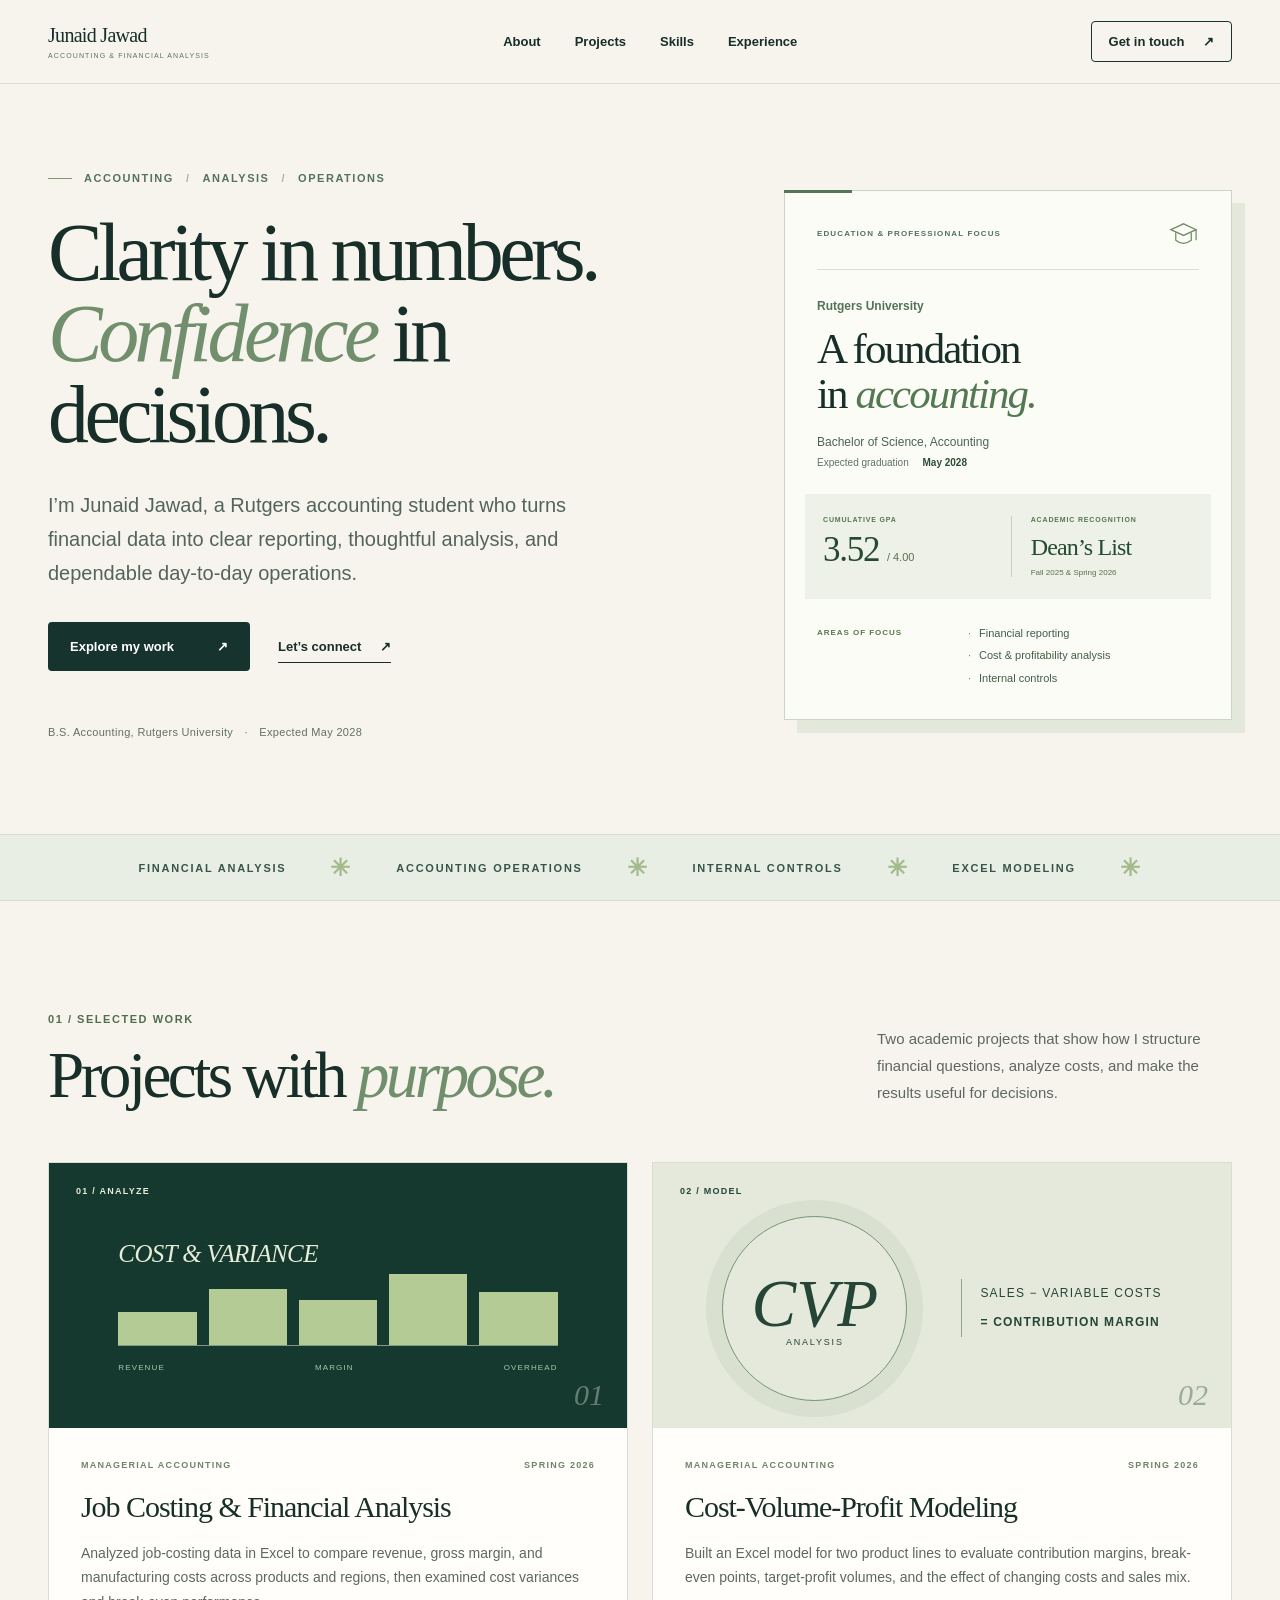
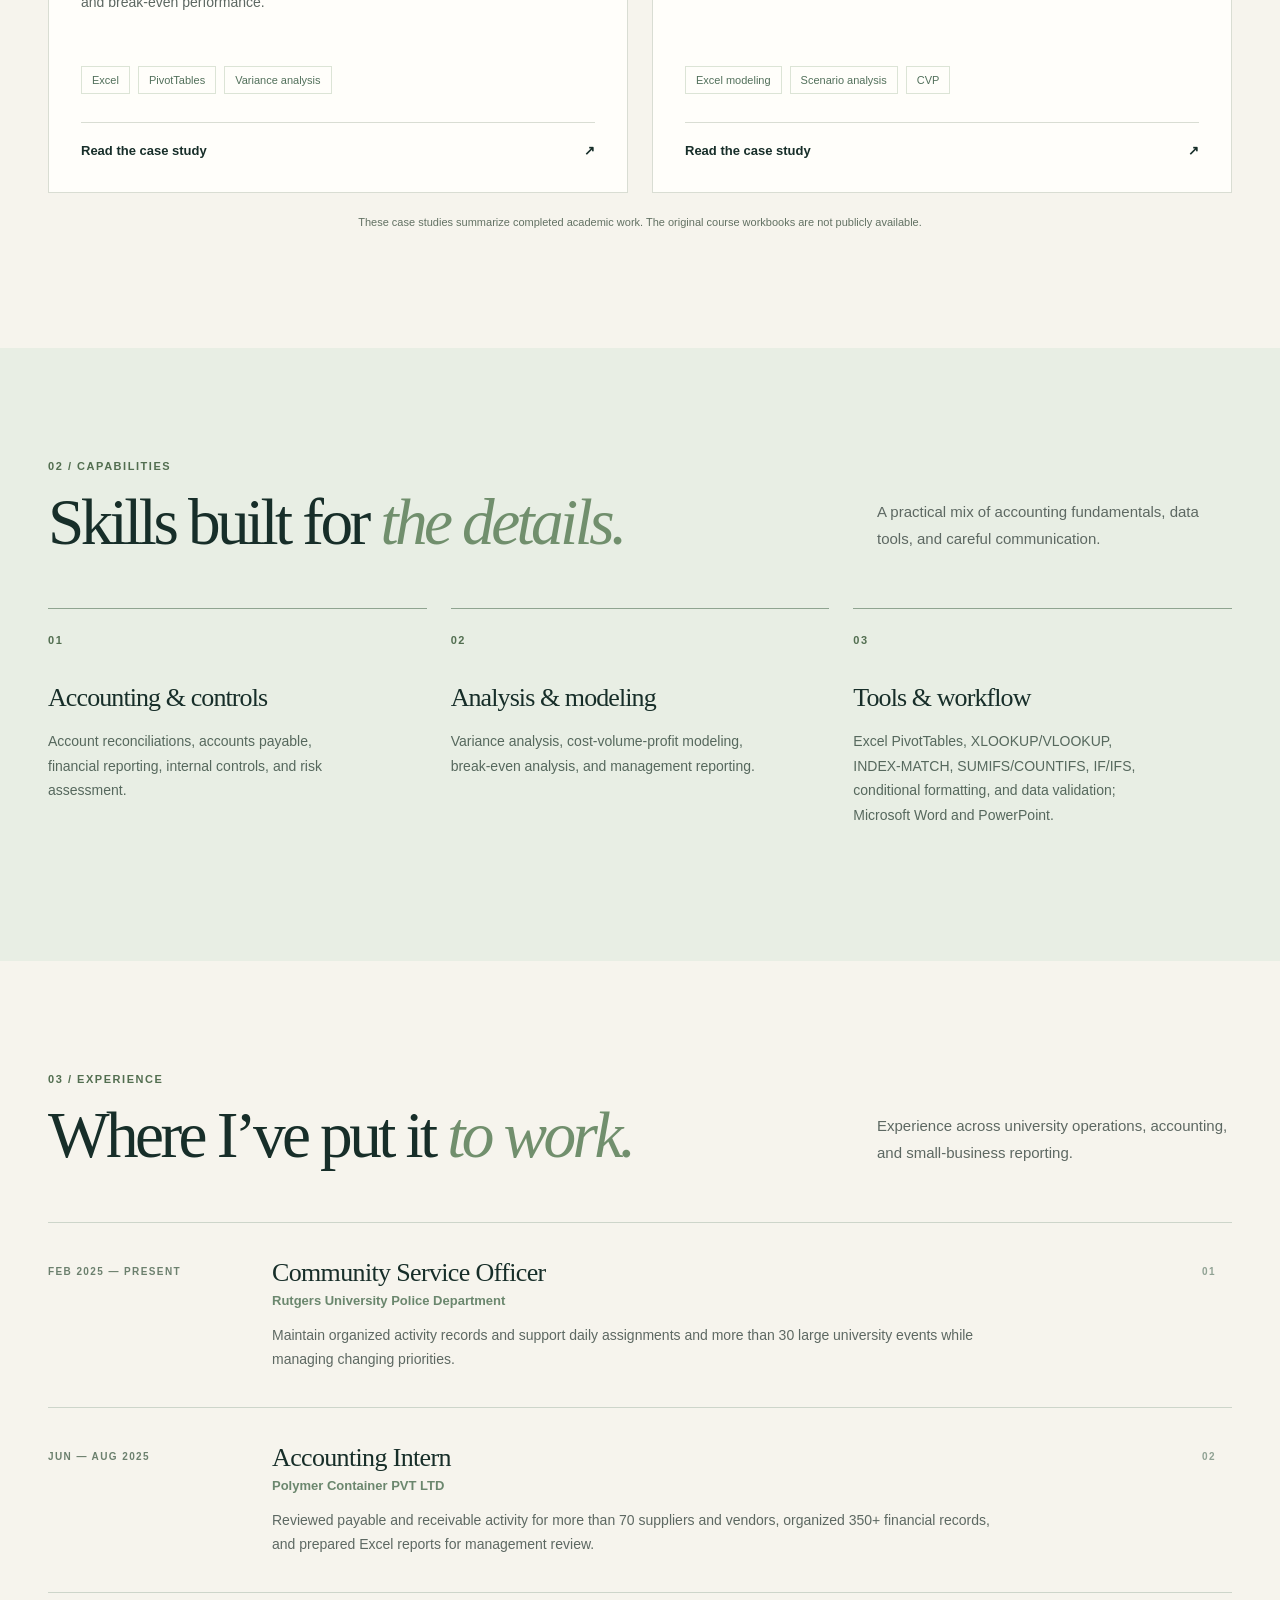
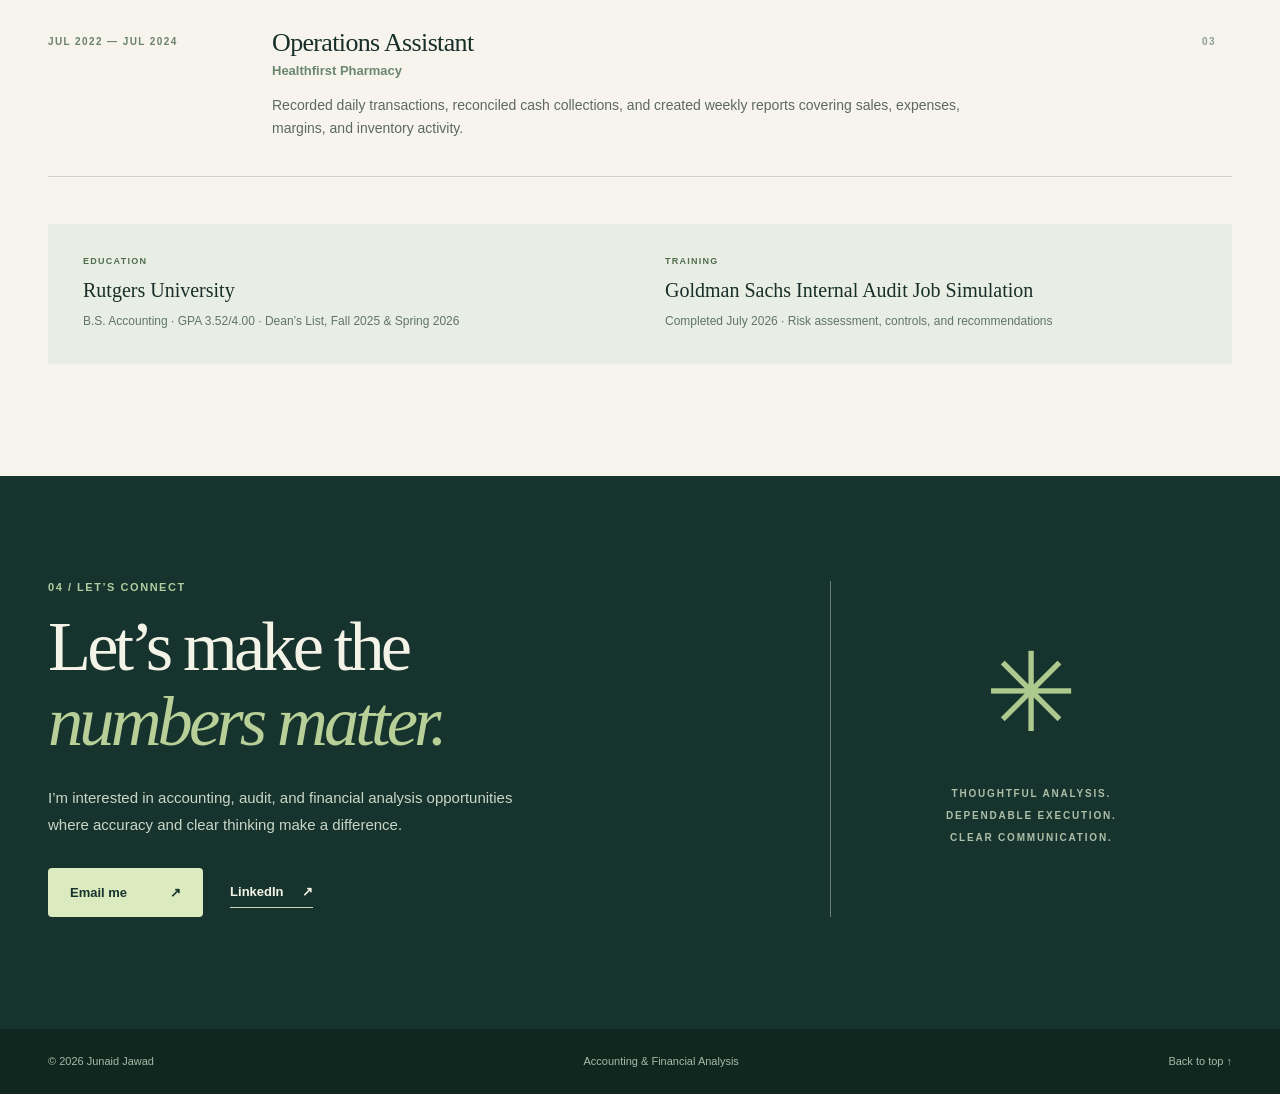
<file: index.html>
<!doctype html>
<html lang="en">
<head>
  <meta charset="utf-8">
  <meta name="viewport" content="width=device-width, initial-scale=1">
  <meta name="theme-color" content="#17332d">
  <meta name="description" content="Junaid Jawad is a Rutgers accounting student focused on financial analysis, clear reporting, and dependable operations.">
  <title>Junaid Jawad | Accounting & Financial Analysis</title>
  <link rel="icon" href="favicon.svg?v=ledger" type="image/svg+xml">
  <link rel="stylesheet" href="styles.css?v=profile">
</head>
<body>
  <a class="skip-link" href="#main">Skip to content</a>
  <header class="site-header">
    <nav class="nav wrap" aria-label="Main navigation">
      <a class="brand" href="./" aria-label="Junaid Jawad, home"><span class="brand-name">Junaid Jawad<span class="brand-role">ACCOUNTING &amp; FINANCIAL ANALYSIS</span></span></a>
      <div class="nav-links">
        <a href="#about">About</a>
        <a href="#projects">Projects</a>
        <a href="#skills">Skills</a>
        <a href="#experience">Experience</a>
      </div>
      <a class="nav-contact" href="mailto:junaid.jawad@rutgers.edu">Get in touch <span aria-hidden="true">↗</span></a>
    </nav>
  </header>

  <main id="main">
    <section class="hero wrap" id="about" aria-labelledby="hero-title">
      <div class="hero-copy">
        <p class="eyebrow"><span class="eyebrow-line"></span> ACCOUNTING <span class="bullet">/</span> ANALYSIS <span class="bullet">/</span> OPERATIONS</p>
        <h1 id="hero-title">Clarity in numbers.<br><em>Confidence</em> in decisions.</h1>
        <p class="statement">I’m Junaid Jawad, a Rutgers accounting student who turns financial data into clear reporting, thoughtful analysis, and dependable day-to-day operations.</p>
        <div class="hero-actions">
          <a class="button button-primary" href="#projects">Explore my work <span aria-hidden="true">↗</span></a>
          <a class="text-link" href="mailto:junaid.jawad@rutgers.edu">Let’s connect <span aria-hidden="true">↗</span></a>
        </div>
        <p class="hero-meta">B.S. Accounting, Rutgers University <span aria-hidden="true">·</span> Expected May 2028</p>
      </div>
      <aside class="profile-brief" aria-labelledby="profile-heading">
        <div class="brief-top"><span>EDUCATION &amp; PROFESSIONAL FOCUS</span><svg width="31" height="31" viewBox="0 0 32 32" fill="none" aria-hidden="true"><path d="m3 12 13-6 13 6-13 6-13-6Z" stroke="currentColor" stroke-width="1.3"/><path d="M8 15v8c5 4 11 4 16 0v-8M29 12v11" stroke="currentColor" stroke-width="1.3"/></svg></div>
        <div class="brief-education">
          <p class="brief-university">Rutgers University</p>
          <h2 id="profile-heading">A foundation<br>in <em>accounting.</em></h2>
          <p class="brief-degree">Bachelor of Science, Accounting</p>
          <p class="brief-graduation">Expected graduation <span>May 2028</span></p>
        </div>
        <dl class="brief-credentials">
          <div><dt>CUMULATIVE GPA</dt><dd>3.52 <span>/ 4.00</span></dd></div>
          <div><dt>ACADEMIC RECOGNITION</dt><dd class="brief-honors">Dean’s List</dd><p>Fall 2025 &amp; Spring 2026</p></div>
        </dl>
        <div class="brief-focus"><p>AREAS OF FOCUS</p><ul><li>Financial reporting</li><li>Cost &amp; profitability analysis</li><li>Internal controls</li></ul></div>
      </aside>
    </section>

    <div class="marquee" aria-hidden="true"><div class="marquee-inner"><span>FINANCIAL ANALYSIS</span><i>✳</i><span>ACCOUNTING OPERATIONS</span><i>✳</i><span>INTERNAL CONTROLS</span><i>✳</i><span>EXCEL MODELING</span><i>✳</i></div></div>

    <section class="section wrap" id="projects" aria-labelledby="projects-title">
      <div class="section-intro"><div><p class="section-kicker">01 / SELECTED WORK</p><h2 id="projects-title">Projects with <em>purpose.</em></h2></div><p class="section-description">Two academic projects that show how I structure financial questions, analyze costs, and make the results useful for decisions.</p></div>
      <div class="project-grid">
        <article class="project-card project-card-dark">
          <div class="project-visual visual-analysis" aria-hidden="true"><div class="visual-label">01 / ANALYZE</div><div class="analysis-lines"><div class="analysis-title">COST &amp; VARIANCE</div><div class="analysis-bars"><span></span><span></span><span></span><span></span><span></span></div><div class="analysis-axis"><span>REVENUE</span><span>MARGIN</span><span>OVERHEAD</span></div></div><div class="visual-number">01</div></div>
          <div class="project-body"><p class="project-meta">MANAGERIAL ACCOUNTING <span>SPRING 2026</span></p><h3>Job Costing &amp; Financial Analysis</h3><p>Analyzed job-costing data in Excel to compare revenue, gross margin, and manufacturing costs across products and regions, then examined cost variances and break-even performance.</p><div class="tag-row"><span>Excel</span><span>PivotTables</span><span>Variance analysis</span></div><a class="project-link" href="job-costing.html">Read the case study <span aria-hidden="true">↗</span></a></div>
        </article>
        <article class="project-card project-card-light">
          <div class="project-visual visual-cvp" aria-hidden="true"><div class="visual-label">02 / MODEL</div><div class="cvp-diagram"><div class="cvp-circle"><span>CVP</span><small>ANALYSIS</small></div><div class="cvp-formula">SALES − VARIABLE COSTS<br><span>= CONTRIBUTION MARGIN</span></div></div><div class="visual-number">02</div></div>
          <div class="project-body"><p class="project-meta">MANAGERIAL ACCOUNTING <span>SPRING 2026</span></p><h3>Cost-Volume-Profit Modeling</h3><p>Built an Excel model for two product lines to evaluate contribution margins, break-even points, target-profit volumes, and the effect of changing costs and sales mix.</p><div class="tag-row"><span>Excel modeling</span><span>Scenario analysis</span><span>CVP</span></div><a class="project-link" href="cvp-analysis.html">Read the case study <span aria-hidden="true">↗</span></a></div>
        </article>
      </div>
      <p class="project-note">These case studies summarize completed academic work. The original course workbooks are not publicly available.</p>
    </section>

    <section class="skills-section" id="skills" aria-labelledby="skills-title"><div class="wrap"><div class="section-intro"><div><p class="section-kicker">02 / CAPABILITIES</p><h2 id="skills-title">Skills built for <em>the details.</em></h2></div><p class="section-description">A practical mix of accounting fundamentals, data tools, and careful communication.</p></div><div class="skills-grid"><div class="skill-group"><span class="skill-num">01</span><h3>Accounting &amp; controls</h3><p>Account reconciliations, accounts payable, financial reporting, internal controls, and risk assessment.</p></div><div class="skill-group"><span class="skill-num">02</span><h3>Analysis &amp; modeling</h3><p>Variance analysis, cost-volume-profit modeling, break-even analysis, and management reporting.</p></div><div class="skill-group"><span class="skill-num">03</span><h3>Tools &amp; workflow</h3><p>Excel PivotTables, XLOOKUP/VLOOKUP, INDEX-MATCH, SUMIFS/COUNTIFS, IF/IFS, conditional formatting, and data validation; Microsoft Word and PowerPoint.</p></div></div></div></section>

    <section class="section experience-section wrap" id="experience" aria-labelledby="experience-title"><div class="section-intro"><div><p class="section-kicker">03 / EXPERIENCE</p><h2 id="experience-title">Where I’ve put it <em>to work.</em></h2></div><p class="section-description">Experience across university operations, accounting, and small-business reporting.</p></div><div class="experience-list"><article class="experience-row"><div class="experience-date">FEB 2025 — PRESENT</div><div><h3>Community Service Officer</h3><p class="experience-place">Rutgers University Police Department</p><p>Maintain organized activity records and support daily assignments and more than 30 large university events while managing changing priorities.</p></div><span class="experience-index">01</span></article><article class="experience-row"><div class="experience-date">JUN — AUG 2025</div><div><h3>Accounting Intern</h3><p class="experience-place">Polymer Container PVT LTD</p><p>Reviewed payable and receivable activity for more than 70 suppliers and vendors, organized 350+ financial records, and prepared Excel reports for management review.</p></div><span class="experience-index">02</span></article><article class="experience-row"><div class="experience-date">JUL 2022 — JUL 2024</div><div><h3>Operations Assistant</h3><p class="experience-place">Healthfirst Pharmacy</p><p>Recorded daily transactions, reconciled cash collections, and created weekly reports covering sales, expenses, margins, and inventory activity.</p></div><span class="experience-index">03</span></article></div><div class="education-strip"><div><span class="strip-label">EDUCATION</span><strong>Rutgers University</strong><p>B.S. Accounting · GPA 3.52/4.00 · Dean’s List, Fall 2025 &amp; Spring 2026</p></div><div><span class="strip-label">TRAINING</span><strong>Goldman Sachs Internal Audit Job Simulation</strong><p>Completed July 2026 · Risk assessment, controls, and recommendations</p></div></div></section>

    <section class="contact-section" id="contact" aria-labelledby="contact-title"><div class="wrap contact-layout"><div><p class="section-kicker">04 / LET’S CONNECT</p><h2 id="contact-title">Let’s make the<br><em>numbers matter.</em></h2><p>I’m interested in accounting, audit, and financial analysis opportunities where accuracy and clear thinking make a difference.</p><div class="contact-actions"><a class="button button-light" href="mailto:junaid.jawad@rutgers.edu">Email me <span aria-hidden="true">↗</span></a><a class="contact-link" href="https://www.linkedin.com/in/muhammad-junaid-jawad/" target="_blank" rel="noopener noreferrer">LinkedIn <span aria-hidden="true">↗</span></a></div></div><div class="contact-aside"><span class="contact-glyph" aria-hidden="true">✳</span><p>THOUGHTFUL ANALYSIS.<br>DEPENDABLE EXECUTION.<br>CLEAR COMMUNICATION.</p></div></div></section>
  </main>
  <footer class="site-footer"><div class="wrap footer-inner"><span>© 2026 Junaid Jawad</span><span>Accounting &amp; Financial Analysis</span><a href="#main">Back to top ↑</a></div></footer>
</body>
</html>
</file>
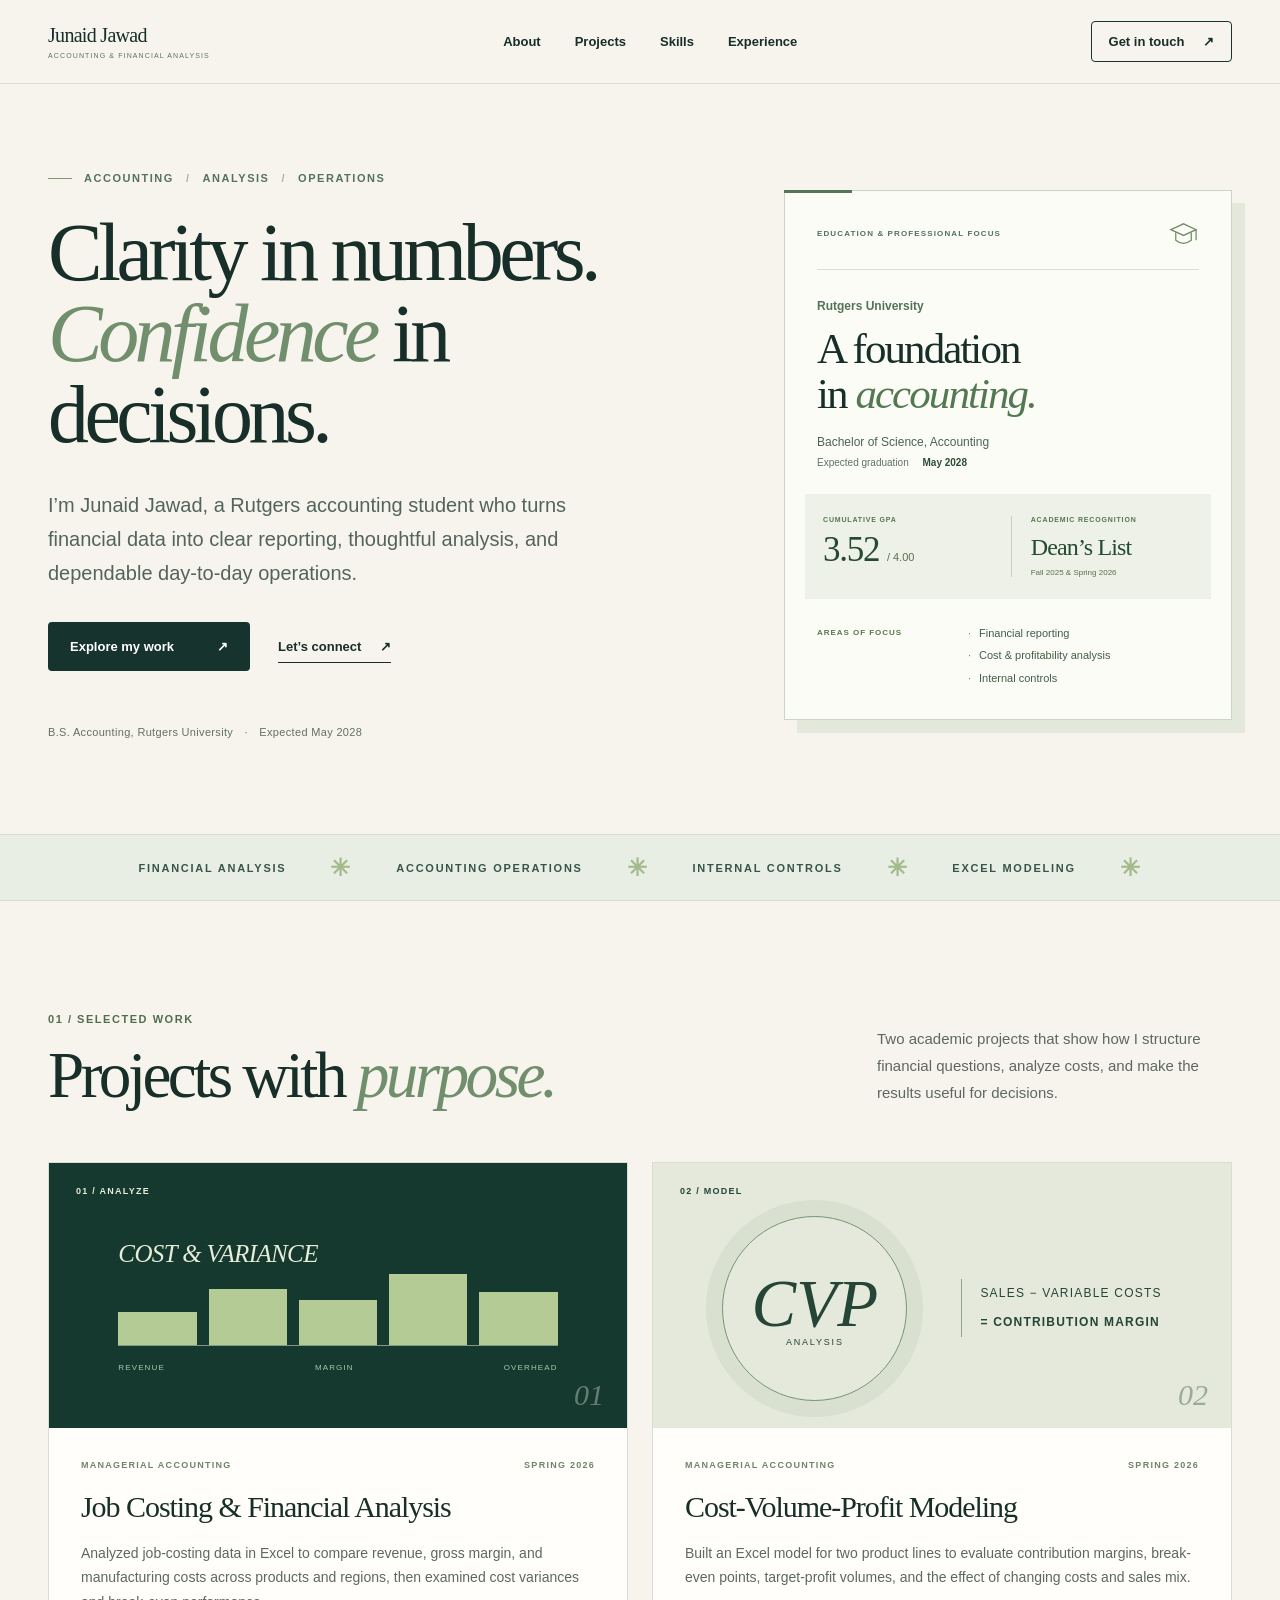
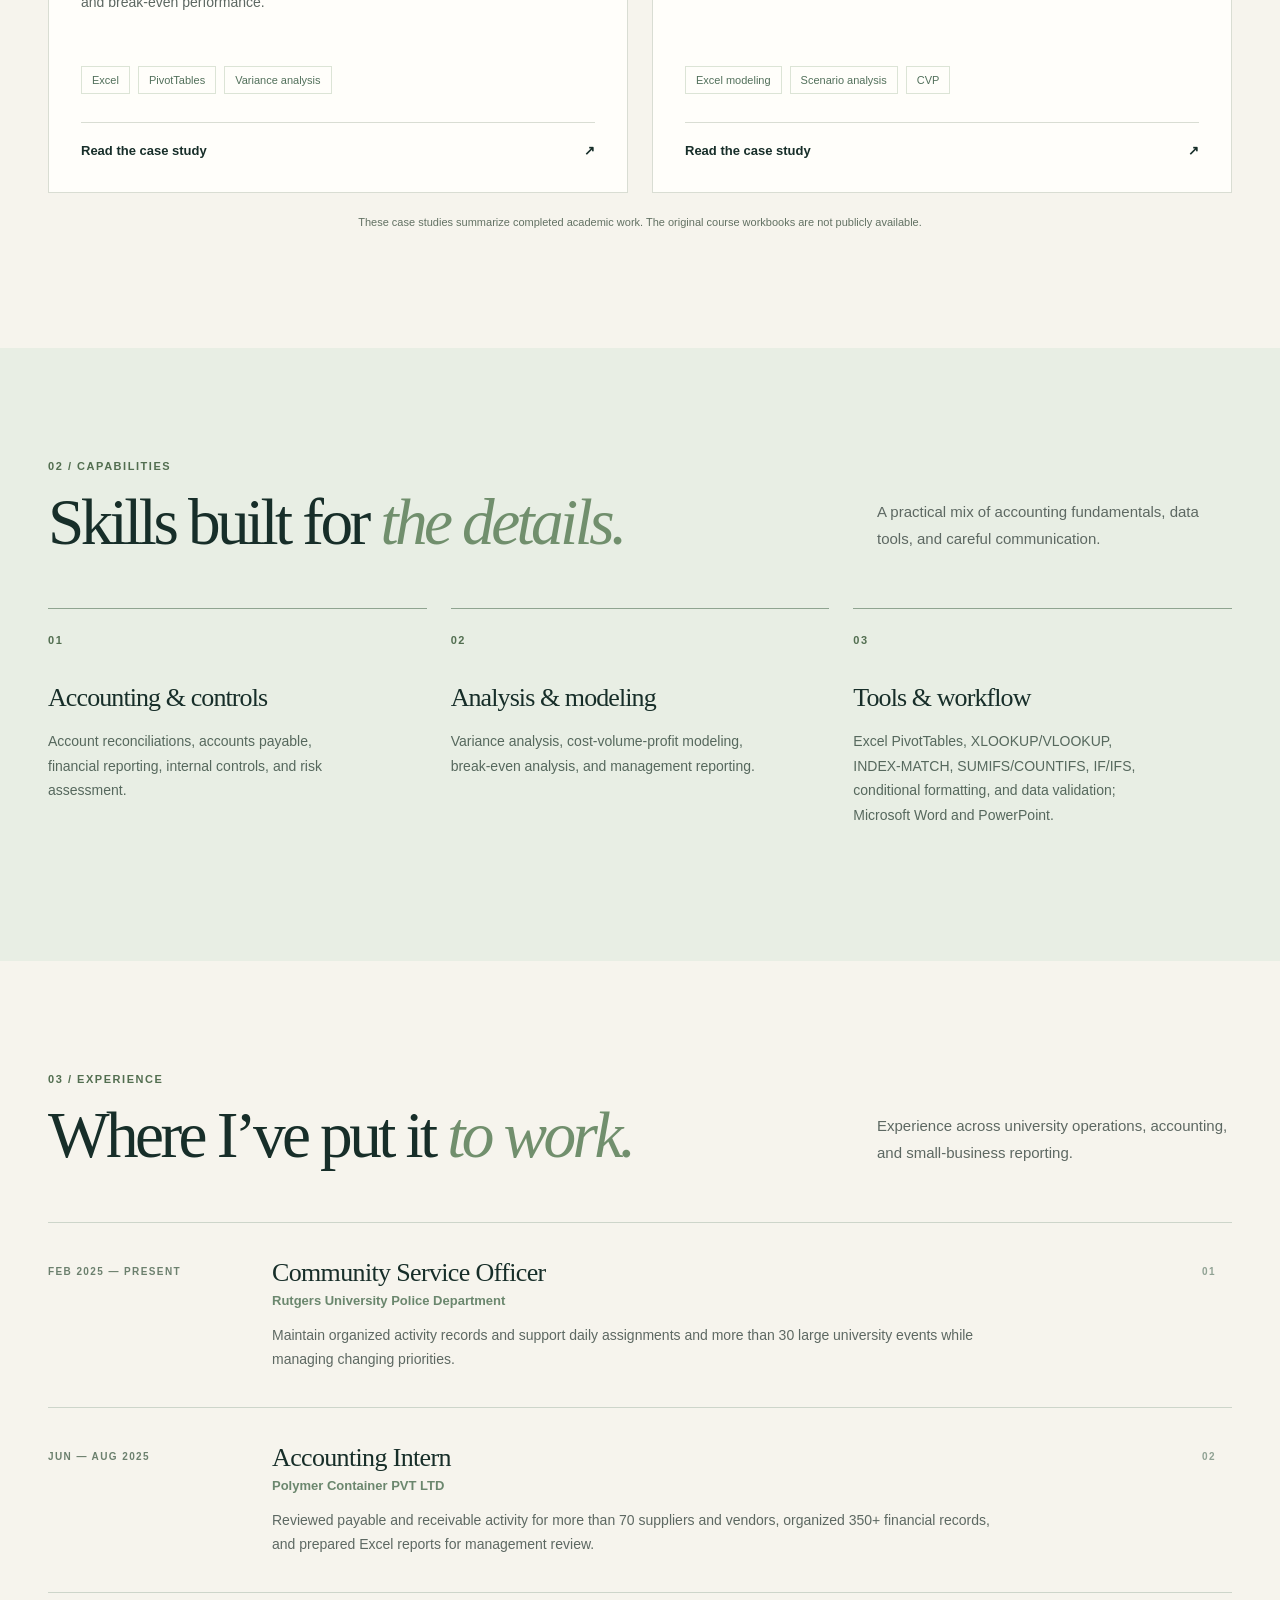
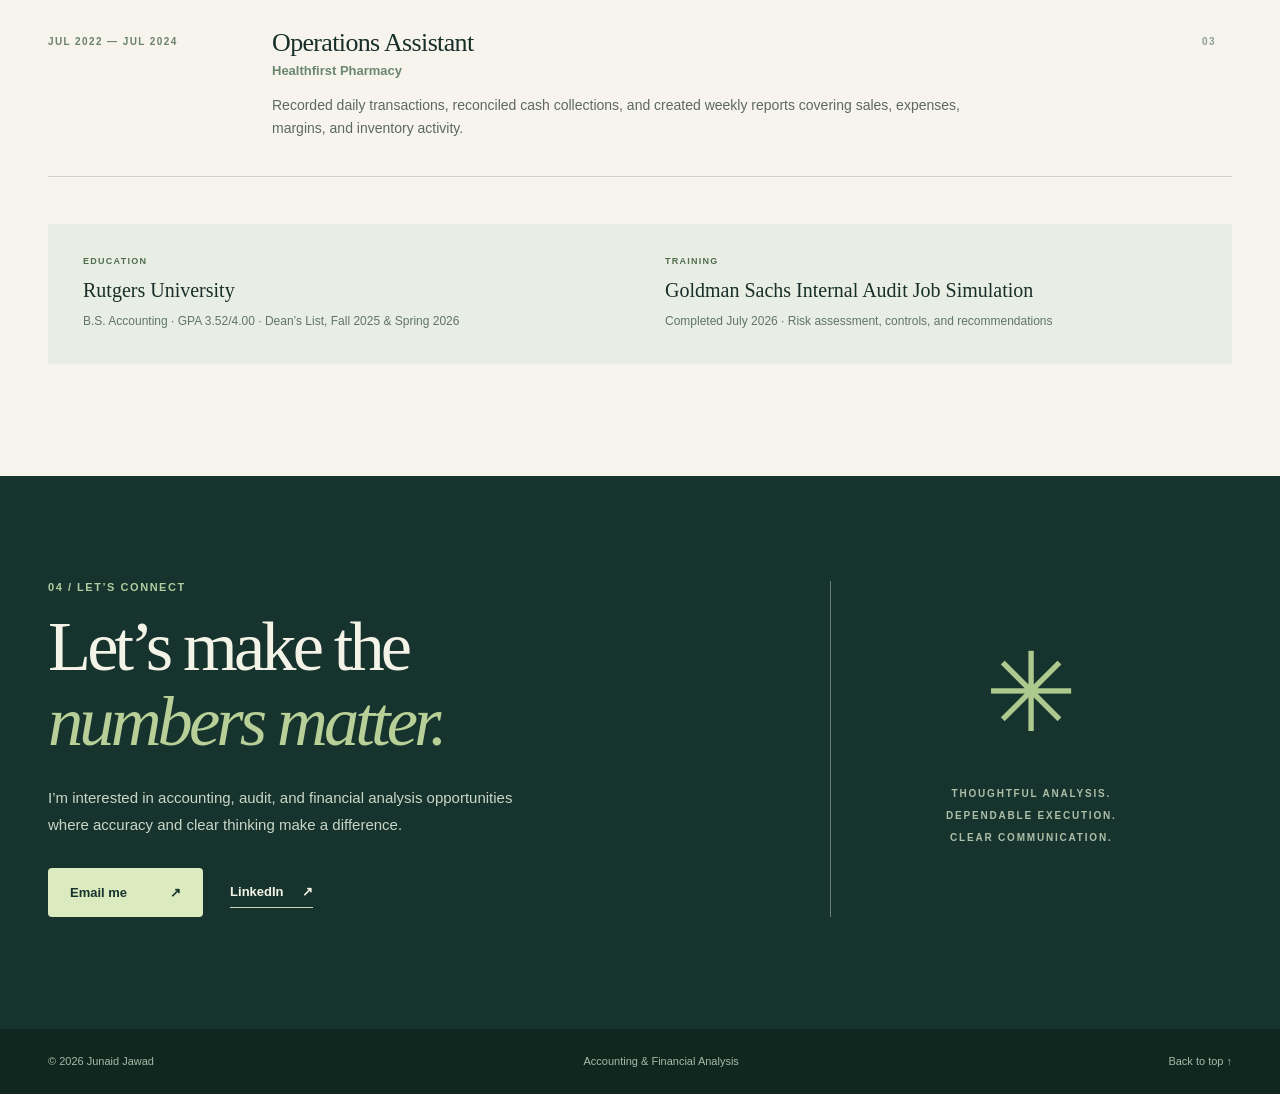
<file: junaid-jawad-portfolio/index.html>
<!doctype html>
<html lang="en">
<head>
  <meta charset="utf-8">
  <meta name="viewport" content="width=device-width, initial-scale=1">
  <title>Junaid Jawad | Portfolio</title>
  <link rel="canonical" href="https://junaid-jawad.github.io/">
  <meta http-equiv="refresh" content="0; url=/">
  <script>location.replace('/' + location.hash);</script>
</head>
<body><p><a href="/">Continue to Junaid Jawad’s portfolio</a></p></body>
</html>
</file>
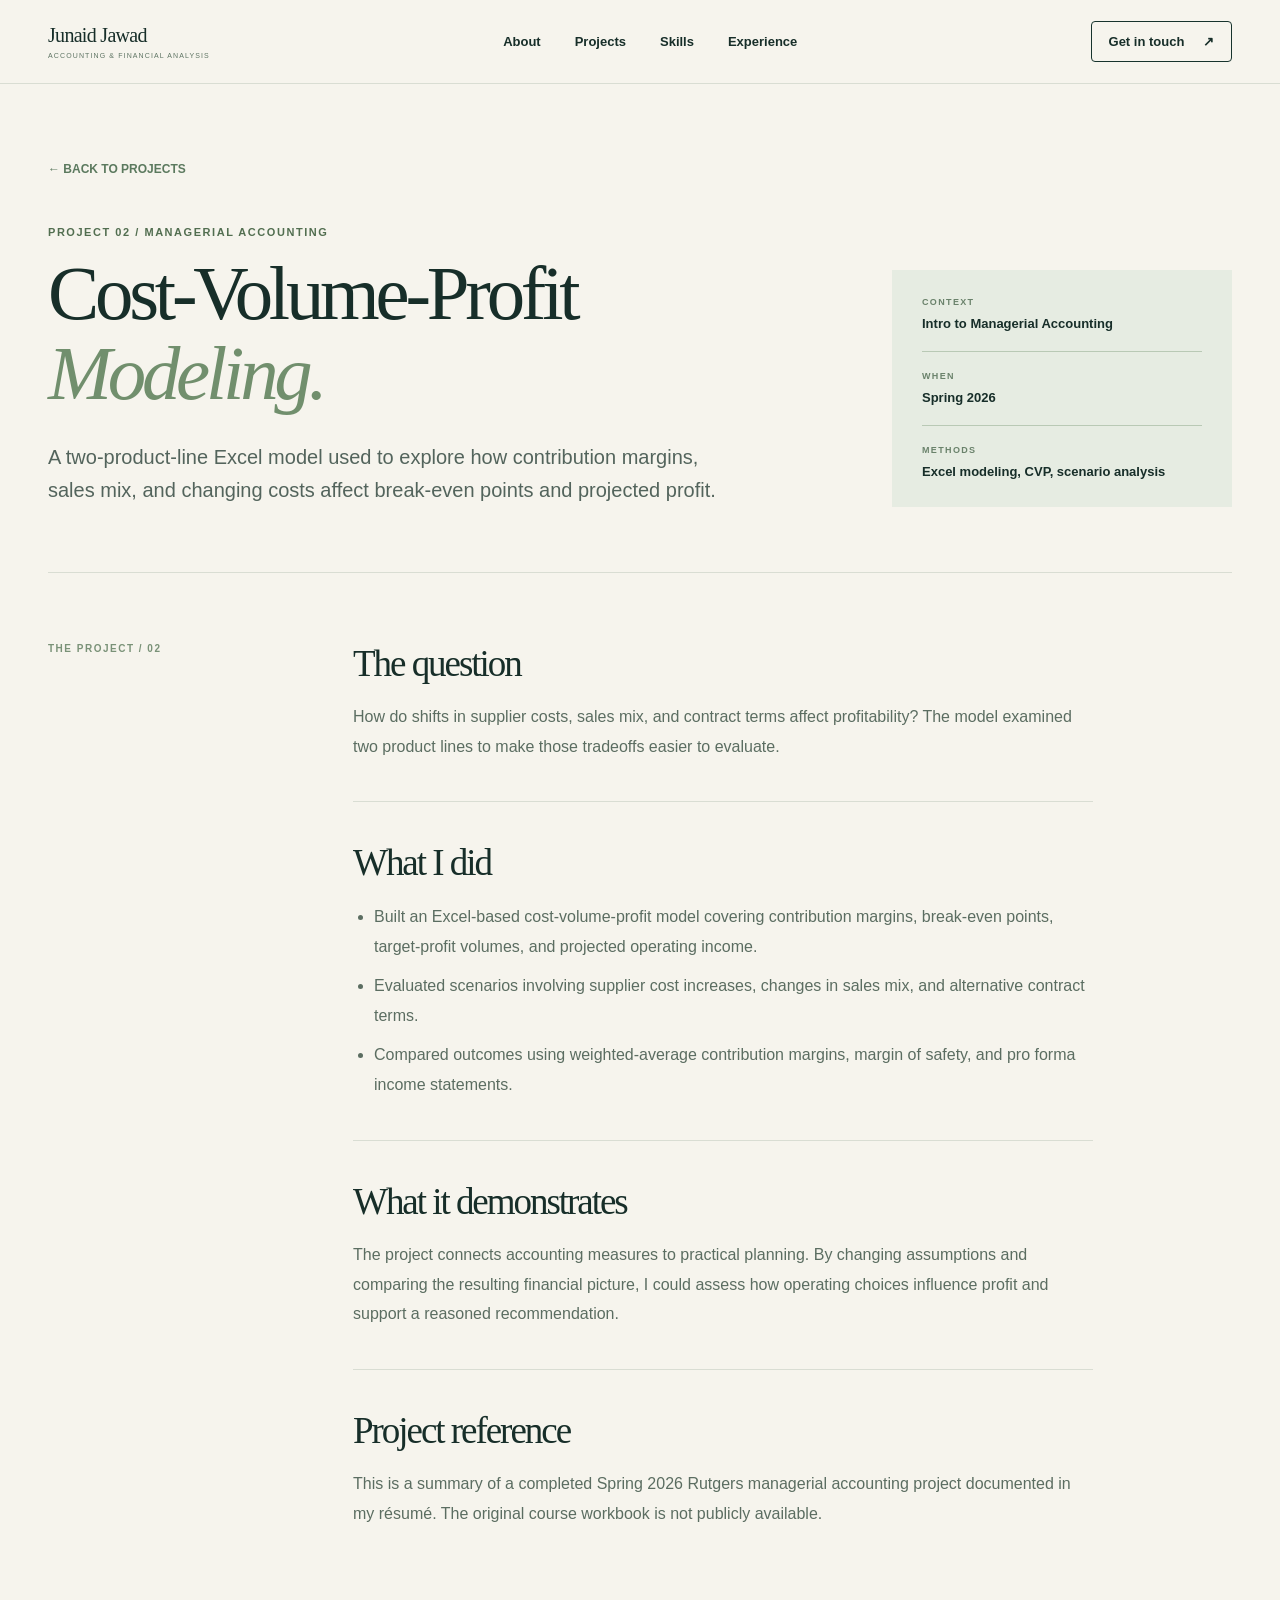
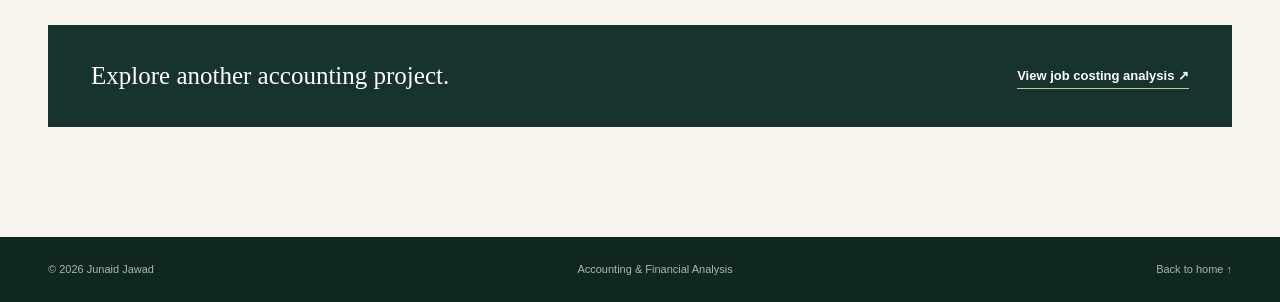
<file: cvp-analysis.html>
<!doctype html>
<html lang="en">
<head><meta charset="utf-8"><meta name="viewport" content="width=device-width, initial-scale=1"><meta name="theme-color" content="#17332d"><meta name="description" content="Junaid Jawad's managerial accounting project modeling contribution margins, break-even points, and scenario changes in Excel."><title>Cost-Volume-Profit Modeling | Junaid Jawad</title><link rel="icon" href="favicon.svg?v=ledger" type="image/svg+xml"><link rel="stylesheet" href="styles.css?v=profile"></head>
<body><a class="skip-link" href="#main">Skip to content</a><header class="site-header"><nav class="nav wrap" aria-label="Main navigation"><a class="brand" href="./" aria-label="Junaid Jawad, home"><span class="brand-name">Junaid Jawad<span class="brand-role">ACCOUNTING &amp; FINANCIAL ANALYSIS</span></span></a><div class="nav-links"><a href="./#about">About</a><a href="./#projects">Projects</a><a href="./#skills">Skills</a><a href="./#experience">Experience</a></div><a class="nav-contact" href="mailto:junaid.jawad@rutgers.edu">Get in touch <span aria-hidden="true">↗</span></a></nav></header><main id="main" class="case-main wrap"><a class="back-link" href="./#projects">← BACK TO PROJECTS</a><div class="case-hero"><div><p class="section-kicker">PROJECT 02 / MANAGERIAL ACCOUNTING</p><h1>Cost-Volume-Profit<br><em>Modeling.</em></h1><p class="case-lead">A two-product-line Excel model used to explore how contribution margins, sales mix, and changing costs affect break-even points and projected profit.</p></div><div class="case-facts"><div><span>CONTEXT</span><strong>Intro to Managerial Accounting</strong></div><div><span>WHEN</span><strong>Spring 2026</strong></div><div><span>METHODS</span><strong>Excel modeling, CVP, scenario analysis</strong></div></div></div><div class="case-content"><div class="case-sidebar">THE PROJECT / 02</div><div class="case-prose"><section><h2>The question</h2><p>How do shifts in supplier costs, sales mix, and contract terms affect profitability? The model examined two product lines to make those tradeoffs easier to evaluate.</p></section><section><h2>What I did</h2><ul><li>Built an Excel-based cost-volume-profit model covering contribution margins, break-even points, target-profit volumes, and projected operating income.</li><li>Evaluated scenarios involving supplier cost increases, changes in sales mix, and alternative contract terms.</li><li>Compared outcomes using weighted-average contribution margins, margin of safety, and pro forma income statements.</li></ul></section><section><h2>What it demonstrates</h2><p>The project connects accounting measures to practical planning. By changing assumptions and comparing the resulting financial picture, I could assess how operating choices influence profit and support a reasoned recommendation.</p></section><section><h2>Project reference</h2><p>This is a summary of a completed Spring 2026 Rutgers managerial accounting project documented in my résumé. The original course workbook is not publicly available.</p></section></div></div><div class="case-end"><p>Explore another accounting project.</p><a href="job-costing.html">View job costing analysis ↗</a></div></main><footer class="site-footer"><div class="wrap footer-inner"><span>© 2026 Junaid Jawad</span><span>Accounting &amp; Financial Analysis</span><a href="./">Back to home ↑</a></div></footer></body></html>
</file>
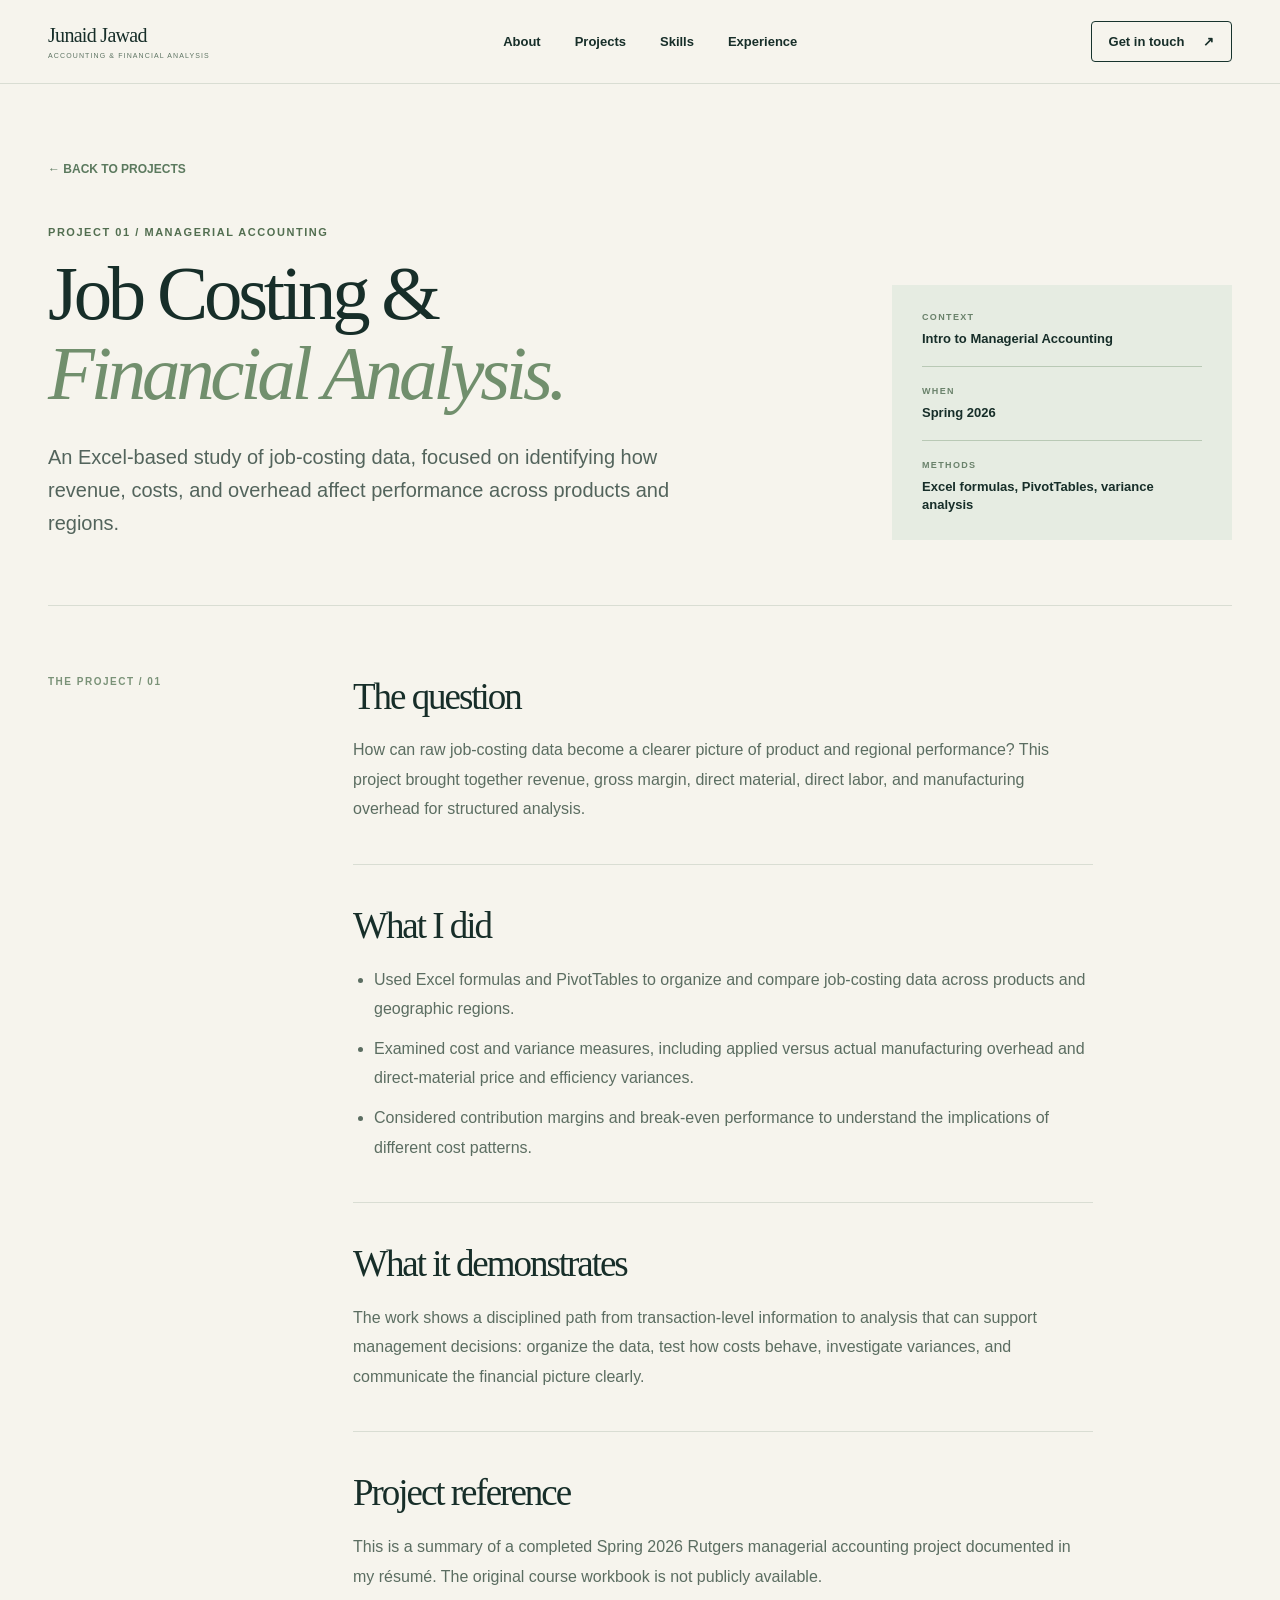
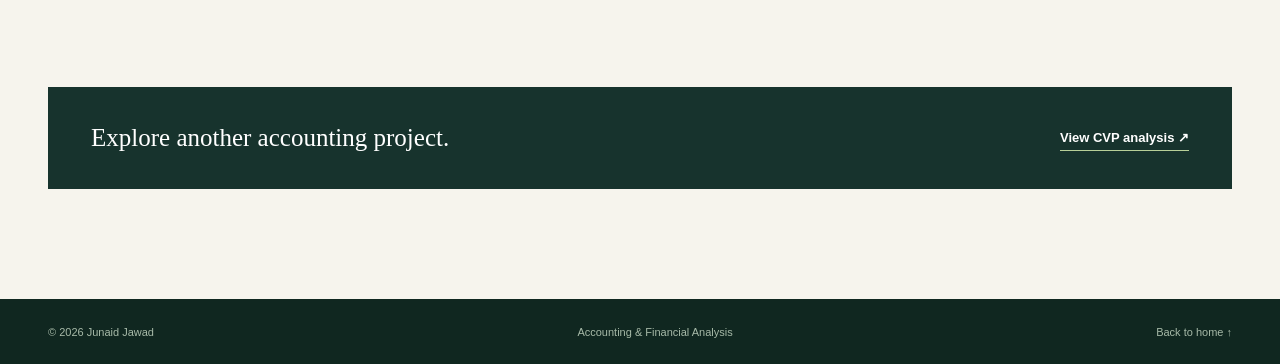
<file: job-costing.html>
<!doctype html>
<html lang="en">
<head><meta charset="utf-8"><meta name="viewport" content="width=device-width, initial-scale=1"><meta name="theme-color" content="#17332d"><meta name="description" content="Junaid Jawad's managerial accounting project analyzing job costs, margins, and manufacturing overhead in Excel."><title>Job Costing & Financial Analysis | Junaid Jawad</title><link rel="icon" href="favicon.svg?v=ledger" type="image/svg+xml"><link rel="stylesheet" href="styles.css?v=profile"></head>
<body><a class="skip-link" href="#main">Skip to content</a><header class="site-header"><nav class="nav wrap" aria-label="Main navigation"><a class="brand" href="./" aria-label="Junaid Jawad, home"><span class="brand-name">Junaid Jawad<span class="brand-role">ACCOUNTING &amp; FINANCIAL ANALYSIS</span></span></a><div class="nav-links"><a href="./#about">About</a><a href="./#projects">Projects</a><a href="./#skills">Skills</a><a href="./#experience">Experience</a></div><a class="nav-contact" href="mailto:junaid.jawad@rutgers.edu">Get in touch <span aria-hidden="true">↗</span></a></nav></header><main id="main" class="case-main wrap"><a class="back-link" href="./#projects">← BACK TO PROJECTS</a><div class="case-hero"><div><p class="section-kicker">PROJECT 01 / MANAGERIAL ACCOUNTING</p><h1>Job Costing &amp;<br><em>Financial Analysis.</em></h1><p class="case-lead">An Excel-based study of job-costing data, focused on identifying how revenue, costs, and overhead affect performance across products and regions.</p></div><div class="case-facts"><div><span>CONTEXT</span><strong>Intro to Managerial Accounting</strong></div><div><span>WHEN</span><strong>Spring 2026</strong></div><div><span>METHODS</span><strong>Excel formulas, PivotTables, variance analysis</strong></div></div></div><div class="case-content"><div class="case-sidebar">THE PROJECT / 01</div><div class="case-prose"><section><h2>The question</h2><p>How can raw job-costing data become a clearer picture of product and regional performance? This project brought together revenue, gross margin, direct material, direct labor, and manufacturing overhead for structured analysis.</p></section><section><h2>What I did</h2><ul><li>Used Excel formulas and PivotTables to organize and compare job-costing data across products and geographic regions.</li><li>Examined cost and variance measures, including applied versus actual manufacturing overhead and direct-material price and efficiency variances.</li><li>Considered contribution margins and break-even performance to understand the implications of different cost patterns.</li></ul></section><section><h2>What it demonstrates</h2><p>The work shows a disciplined path from transaction-level information to analysis that can support management decisions: organize the data, test how costs behave, investigate variances, and communicate the financial picture clearly.</p></section><section><h2>Project reference</h2><p>This is a summary of a completed Spring 2026 Rutgers managerial accounting project documented in my résumé. The original course workbook is not publicly available.</p></section></div></div><div class="case-end"><p>Explore another accounting project.</p><a href="cvp-analysis.html">View CVP analysis ↗</a></div></main><footer class="site-footer"><div class="wrap footer-inner"><span>© 2026 Junaid Jawad</span><span>Accounting &amp; Financial Analysis</span><a href="./">Back to home ↑</a></div></footer></body></html>
</file>
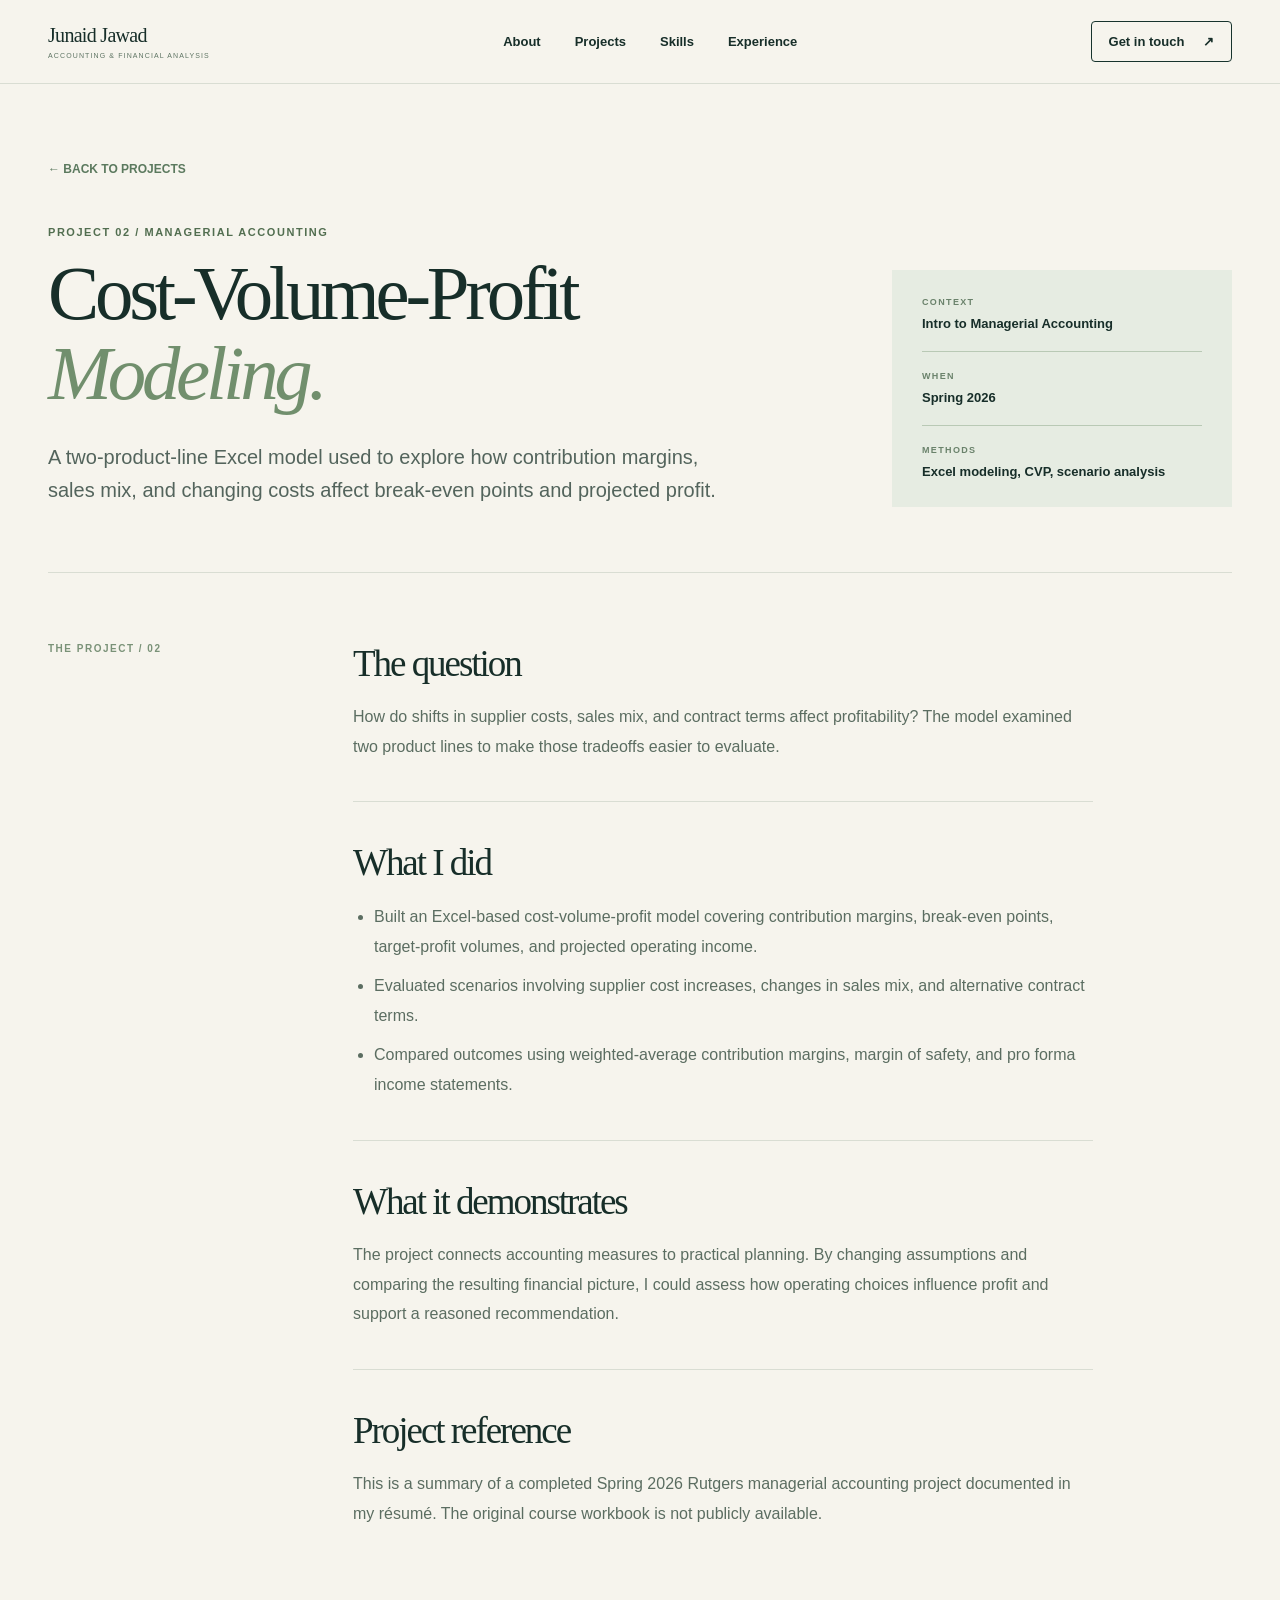
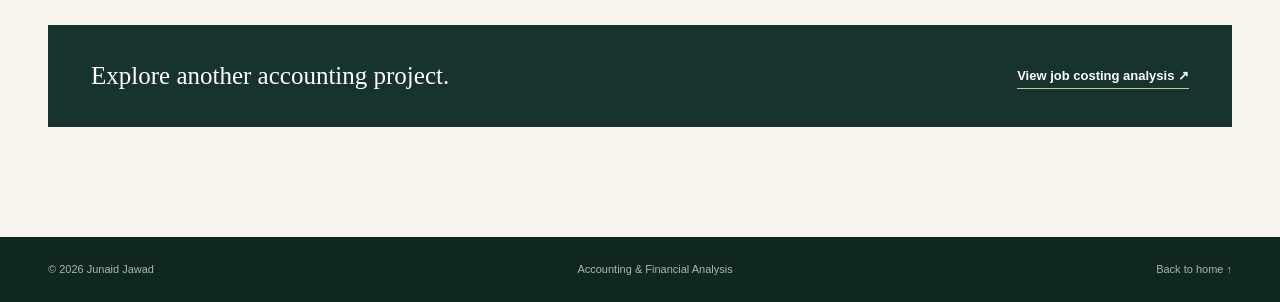
<file: junaid-jawad-portfolio/cvp-analysis.html>
<!doctype html>
<html lang="en">
<head>
  <meta charset="utf-8">
  <meta name="viewport" content="width=device-width, initial-scale=1">
  <title>Cost-Volume-Profit Modeling | Junaid Jawad</title>
  <link rel="canonical" href="https://junaid-jawad.github.io/cvp-analysis.html">
  <meta http-equiv="refresh" content="0; url=/cvp-analysis.html">
  <script>location.replace('/cvp-analysis.html' + location.hash);</script>
</head>
<body><p><a href="/cvp-analysis.html">Continue to the case study</a></p></body>
</html>
</file>
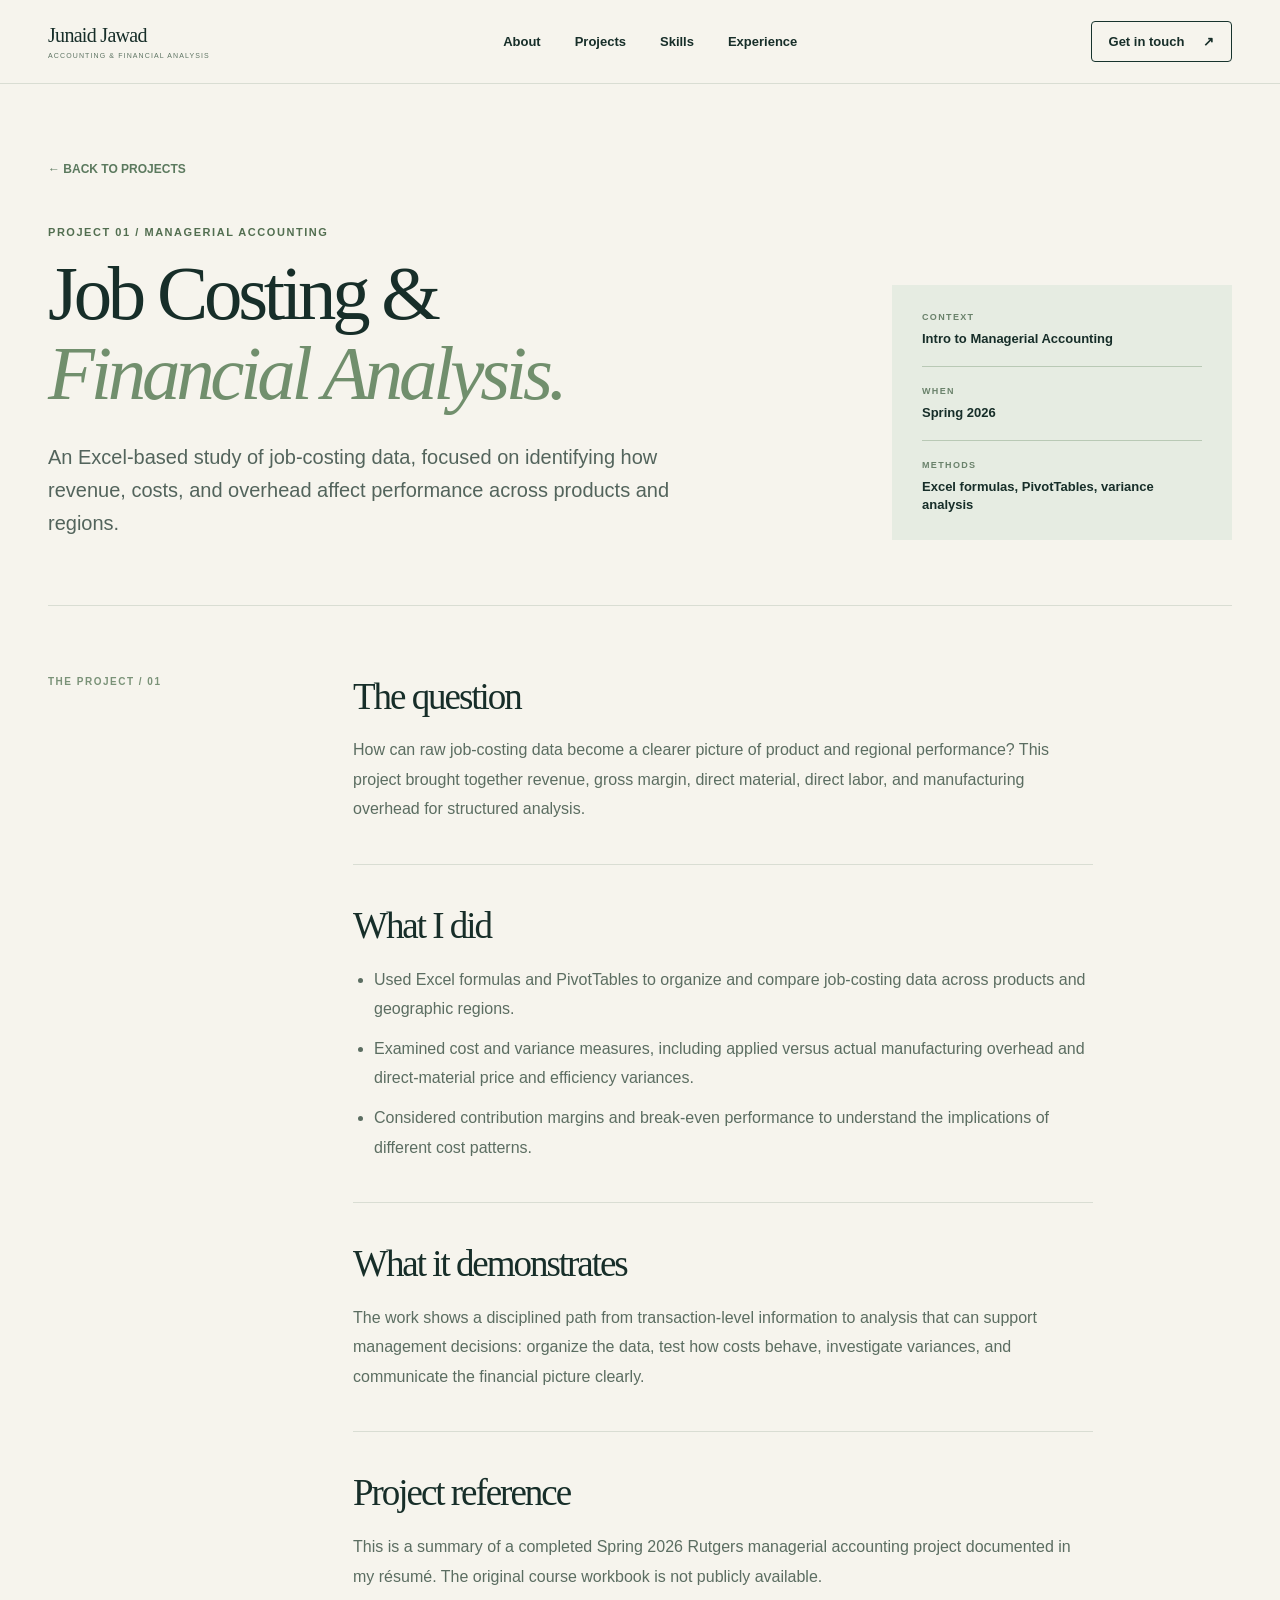
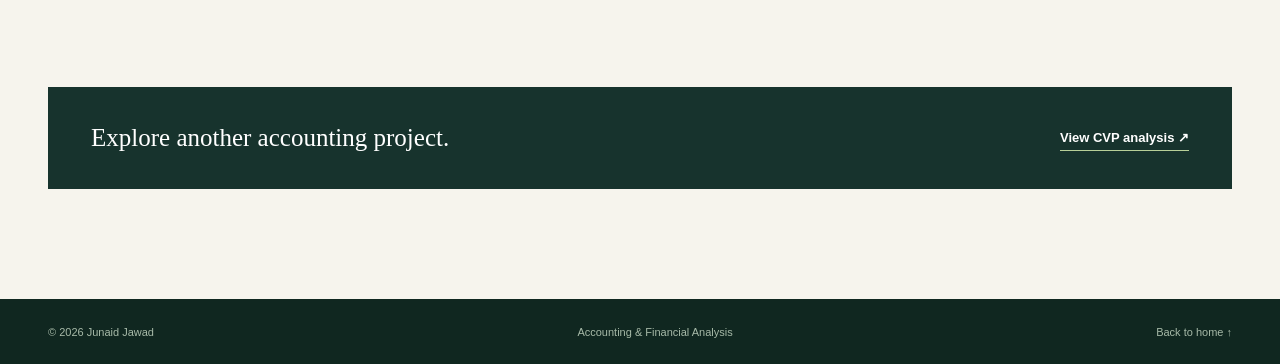
<file: junaid-jawad-portfolio/job-costing.html>
<!doctype html>
<html lang="en">
<head>
  <meta charset="utf-8">
  <meta name="viewport" content="width=device-width, initial-scale=1">
  <title>Job Costing &amp; Financial Analysis | Junaid Jawad</title>
  <link rel="canonical" href="https://junaid-jawad.github.io/job-costing.html">
  <meta http-equiv="refresh" content="0; url=/job-costing.html">
  <script>location.replace('/job-costing.html' + location.hash);</script>
</head>
<body><p><a href="/job-costing.html">Continue to the case study</a></p></body>
</html>
</file>
<file: styles.css>
:root{--ink:#172e29;--muted:#5d6862;--cream:#f6f4ed;--paper:#fffefa;--line:#d9ddd3;--forest:#17332d;--deep:#102822;--sage:#dce8c2;--lime:#bfd293;--gold:#c4a17d}*{box-sizing:border-box}html{scroll-behavior:smooth}body{margin:0;background:var(--cream);color:var(--ink);font-family:Arial,"Helvetica Neue",sans-serif;-webkit-font-smoothing:antialiased}a{color:inherit;text-decoration:none}a:focus-visible{outline:3px solid #9ab86d;outline-offset:4px}h1,h2,h3,p{margin-top:0}h1,h2{font-family:Georgia,"Times New Roman",serif;font-weight:400;letter-spacing:-.055em}em{font-weight:400;color:#718f6d}.wrap{width:min(1320px,calc(100% - 96px));margin-inline:auto}.skip-link{position:absolute;z-index:10;top:-80px;left:16px;padding:12px;background:#fff}.skip-link:focus{top:12px}.site-header{border-bottom:1px solid var(--line);background:var(--cream)}.nav{min-height:83px;display:flex;align-items:center;justify-content:space-between;gap:32px}.brand{display:inline-flex;align-items:center;gap:11px;font-weight:700;letter-spacing:-.025em;white-space:nowrap}.brand-mark{display:grid;place-items:center;background:var(--forest);color:#fff;width:39px;height:39px;border-radius:50%;font-family:Georgia,serif;font-size:19px;letter-spacing:-.09em;padding-right:3px}.brand-dot{color:var(--lime)}.brand-name{font-size:16px}.nav-links{display:flex;align-items:center;gap:34px;font-size:13px;font-weight:600}.nav-links a,.text-link,.project-link,.contact-link{transition:color .2s}.nav-links a:hover,.text-link:hover,.project-link:hover{color:#73966a}.nav-contact{border:1px solid var(--forest);border-radius:4px;padding:12px 17px;font-weight:700;font-size:13px;white-space:nowrap;transition:background .2s,color .2s}.nav-contact:hover{background:var(--forest);color:white}.nav-contact span,.button span,.text-link span,.project-link span,.contact-link span{margin-left:15px}.hero{min-height:690px;display:grid;grid-template-columns:minmax(0,1.2fr) minmax(380px,.8fr);align-items:center;gap:5vw;padding-block:88px 96px}.eyebrow,.section-kicker,.project-meta,.visual-label,.hero-meta,.strip-label,.art-top,.art-bottom,.art-grid,.experience-date,.experience-index,.skill-num,.project-note,.contact-aside p{font-size:11px;font-weight:700;letter-spacing:.14em}.eyebrow{display:flex;align-items:center;gap:12px;color:#55735c;margin-bottom:28px;white-space:nowrap}.eyebrow-line{width:24px;height:1px;background:#809d72}.bullet{color:#a5b5a1}.hero h1{font-size:clamp(62px,6.4vw,104px);line-height:.99;margin-bottom:33px;max-width:790px}.hero h1 em{font-style:italic}.statement{max-width:590px;font-size:20px;line-height:1.7;color:#53645c;margin-bottom:32px}.hero-actions{display:flex;gap:28px;align-items:center;flex-wrap:wrap}.button{display:inline-flex;justify-content:space-between;align-items:center;gap:28px;border-radius:4px;padding:17px 22px;font-size:13px;font-weight:700;transition:transform .2s,background .2s}.button:hover{transform:translateY(-2px)}.button-primary{background:var(--forest);color:white}.button-primary:hover{background:#31534a}.text-link{font-size:13px;font-weight:700;border-bottom:1px solid currentColor;padding-block:8px}.hero-meta{color:#87918a;margin-top:55px;margin-bottom:0;letter-spacing:.03em;font-weight:500}.hero-meta span{margin-inline:8px}.hero-art{position:relative;background:var(--forest);color:#f2f1e4;min-height:470px;max-width:490px;width:100%;justify-self:end;padding:27px 31px 28px;display:flex;flex-direction:column;overflow:hidden;box-shadow:18px 18px 0 #dfe4d5}.hero-art:before{content:"";position:absolute;inset:80px -100px 70px 60px;border:1px solid rgba(232,239,212,.14);border-radius:50%;transform:rotate(-24deg)}.hero-art:after{content:"";position:absolute;inset:110px -65px 92px 96px;border:1px solid rgba(232,239,212,.1);border-radius:50%;transform:rotate(-24deg)}.art-top,.art-bottom{display:flex;justify-content:space-between;gap:10px;position:relative;z-index:1;font-size:9px;letter-spacing:.12em}.art-top{padding-bottom:18px;border-bottom:1px solid #60736a}.art-monogram{display:flex;align-items:center;justify-content:center;flex:1;font:italic 220px/.8 Georgia,serif;letter-spacing:-.19em;transform:translateX(-18px);color:#e6edd6;position:relative;z-index:1}.art-monogram span{color:#b3cb92}.art-rule{height:1px;background:#60736a;margin-bottom:20px}.art-grid{display:grid;grid-template-columns:repeat(3,1fr);gap:8px;color:#b9d6aa;font-size:8px;margin-bottom:34px;position:relative;z-index:1}.art-bottom{align-items:end}.art-spark{font-size:37px;color:#b5cb8f;line-height:.6}.marquee{border-block:1px solid #d6ddd3;background:#e9eee4;overflow:hidden}.marquee-inner{min-height:65px;width:max-content;margin:auto;display:flex;align-items:center;gap:44px;color:#385449;font-size:11px;font-weight:700;letter-spacing:.16em}.marquee i{font-style:normal;font-size:24px;color:#a4b98c}.section{padding-block:112px 120px}.section-intro{display:flex;justify-content:space-between;align-items:end;gap:60px;margin-bottom:51px}.section-kicker{color:#698264;margin-bottom:16px}.section-intro h2,.contact-section h2{font-size:clamp(50px,5.1vw,76px);line-height:1.07;margin-bottom:0}.section-intro h2 em,.contact-section h2 em{font-style:italic}.section-description{max-width:355px;font-size:15px;line-height:1.8;color:var(--muted);margin-bottom:5px}.project-grid{display:grid;grid-template-columns:repeat(2,minmax(0,1fr));gap:24px}.project-card{background:var(--paper);border:1px solid var(--line);min-width:0;transition:transform .25s,box-shadow .25s}.project-card:hover{transform:translateY(-5px);box-shadow:0 18px 35px rgba(20,43,31,.09)}.project-visual{height:265px;padding:23px 27px;position:relative;overflow:hidden}.visual-analysis{background:#15392f;color:#e8edda}.visual-cvp{background:#e5e9db;color:#254537}.visual-label{position:relative;z-index:2;font-size:9px}.visual-number{position:absolute;right:23px;bottom:16px;opacity:.38;font:italic 30px Georgia,serif}.analysis-lines{position:absolute;left:12%;right:12%;top:29%;bottom:21%}.analysis-title{font:italic 25px Georgia,serif;letter-spacing:-.025em}.analysis-bars{position:absolute;left:0;right:0;bottom:26px;height:80px;display:flex;align-items:end;gap:12px;border-bottom:1px solid #829889}.analysis-bars span{flex:1;background:#bdd39b;opacity:.95}.analysis-bars span:nth-child(1){height:42%}.analysis-bars span:nth-child(2){height:72%}.analysis-bars span:nth-child(3){height:58%}.analysis-bars span:nth-child(4){height:90%}.analysis-bars span:nth-child(5){height:68%}.analysis-axis{position:absolute;bottom:0;left:0;right:0;display:flex;justify-content:space-between;font-size:8px;letter-spacing:.14em;color:#acc6ae}.cvp-diagram{position:absolute;inset:50px 12% 25px;display:flex;align-items:center;justify-content:space-between;gap:12px}.cvp-circle{width:185px;height:185px;flex:none;border:1px solid #759374;border-radius:50%;display:flex;flex-direction:column;align-items:center;justify-content:center;box-shadow:0 0 0 16px rgba(82,113,76,.08)}.cvp-circle span{font:italic 67px Georgia,serif;line-height:1}.cvp-circle small{font-size:9px;letter-spacing:.2em}.cvp-formula{font-size:12px;letter-spacing:.1em;line-height:2.4;border-left:1px solid #90a68c;padding-left:18px}.cvp-formula span{font-weight:700}.project-body{padding:32px 32px 34px}.project-meta{display:flex;justify-content:space-between;gap:12px;color:#70846b;font-size:9px;margin-bottom:20px}.project-meta span{white-space:nowrap}.project-body h3{font:normal 30px/1.15 Georgia,serif;letter-spacing:-.035em;margin-bottom:16px}.project-body p:not(.project-meta){color:var(--muted);font-size:14px;line-height:1.75;min-height:100px}.tag-row{display:flex;flex-wrap:wrap;gap:8px;margin:25px 0 28px}.tag-row span{border:1px solid #dce4d6;padding:7px 10px;color:#52705b;font-size:11px}.project-link{display:flex;justify-content:space-between;border-top:1px solid var(--line);padding-top:20px;font-size:13px;font-weight:700}.project-note{color:#849187;text-align:center;letter-spacing:0;font-weight:400;margin:23px 0 0}.skills-section{padding-block:112px 120px;background:#e8eee4}.skills-grid{display:grid;grid-template-columns:repeat(3,1fr);gap:24px}.skill-group{border-top:1px solid #8fa490;padding-top:25px}.skill-num{color:#6a846e;display:block;margin-bottom:37px}.skill-group h3{font:normal 26px Georgia,serif;letter-spacing:-.035em;margin-bottom:16px}.skill-group p{max-width:310px;line-height:1.75;font-size:14px;color:#56685d}.experience-section{padding-bottom:112px}.experience-list{border-top:1px solid #cdd5ca}.experience-row{display:grid;grid-template-columns:200px 1fr 30px;gap:24px;padding:35px 0;border-bottom:1px solid #cdd5ca}.experience-date{color:#6c806e;padding-top:8px;font-size:10px}.experience-row h3{font:normal 26px Georgia,serif;letter-spacing:-.025em;margin-bottom:5px}.experience-place{font-size:13px;font-weight:700;color:#6b876e;margin-bottom:16px}.experience-row p:last-of-type{font-size:14px;line-height:1.7;color:var(--muted);max-width:730px;margin-bottom:0}.experience-index{color:#90a294;font-size:10px;padding-top:8px}.education-strip{display:grid;grid-template-columns:1fr 1fr;gap:50px;background:#e9eee4;padding:32px 35px;margin-top:47px}.strip-label{display:block;color:#799078;margin-bottom:13px;font-size:9px}.education-strip strong{font:normal 20px Georgia,serif}.education-strip p{font-size:12px;line-height:1.65;color:#607469;margin:10px 0 0}.contact-section{background:var(--forest);color:#f4f3e8;padding-block:105px 112px}.contact-layout{display:grid;grid-template-columns:1fr .55fr;gap:50px}.contact-section .section-kicker{color:#b1cda1}.contact-section h2{font-size:clamp(55px,5.5vw,85px);margin-bottom:24px}.contact-section h2 em{color:#b8d098}.contact-section p:not(.section-kicker){color:#c9d7c8;max-width:500px;font-size:15px;line-height:1.8}.contact-actions{display:flex;align-items:center;gap:27px;margin-top:30px}.button-light{background:#dceabf;color:#17332d}.button-light:hover{background:#f1f5df}.contact-link{font-size:13px;font-weight:700;border-bottom:1px solid #c5d8b3;padding:8px 0}.contact-link:hover{color:#b5ce9a}.contact-aside{border-left:1px solid #678073;display:flex;flex-direction:column;align-items:center;justify-content:center}.contact-glyph{font-size:110px;line-height:1;color:#adc98d;margin-bottom:35px}.contact-aside p{font-size:10px!important;text-align:center;letter-spacing:.18em;line-height:2.2!important;color:#adbea9!important}.site-footer{background:#102720;color:#a7baa8}.footer-inner{min-height:65px;display:flex;justify-content:space-between;align-items:center;gap:20px;font-size:11px}.footer-inner a:hover{color:#fff}.case-main{padding-top:75px;padding-bottom:110px}.back-link{display:inline-block;color:#5b795e;font-size:12px;font-weight:700;margin-bottom:50px}.back-link:hover{color:#254d37}.case-hero{display:grid;grid-template-columns:1fr 340px;gap:70px;align-items:end;border-bottom:1px solid var(--line);padding-bottom:65px}.case-hero h1{font-size:clamp(55px,6vw,90px);line-height:1.04;margin:0 0 27px}.case-lead{font-size:20px;line-height:1.65;color:#53645c;max-width:690px;margin:0}.case-facts{background:#e6ece2;padding:27px 30px}.case-facts div+div{border-top:1px solid #b9c9b5;margin-top:19px;padding-top:19px}.case-facts span{display:block;font-size:9px;letter-spacing:.15em;color:#6a826b;font-weight:700;margin-bottom:7px}.case-facts strong{font-size:13px;font-weight:600}.case-content{display:grid;grid-template-columns:230px 1fr;gap:75px;margin-top:70px}.case-sidebar{font-size:10px;letter-spacing:.15em;color:#7a9278;font-weight:700}.case-prose{max-width:740px}.case-prose h2{font-size:37px;line-height:1.15;margin:0 0 17px}.case-prose p,.case-prose li{font-size:16px;line-height:1.85;color:#5b6d61}.case-prose section+section{border-top:1px solid var(--line);margin-top:40px;padding-top:40px}.case-prose ul{padding-left:21px;margin-bottom:0}.case-prose li+li{margin-top:10px}.case-end{margin-top:80px;background:var(--forest);color:white;padding:37px 43px;display:flex;justify-content:space-between;align-items:center;gap:30px}.case-end p{font:normal 25px Georgia,serif;margin:0}.case-end a{font-size:13px;font-weight:700;border-bottom:1px solid #b8d098;padding-block:5px}.case-end a:hover{color:#b8d098}@media(max-width:1050px){.wrap{width:min(100% - 56px,1320px)}.nav{gap:18px}.nav-links{gap:18px}.hero{grid-template-columns:1fr 370px;gap:35px}.hero h1{font-size:67px}.hero-art{min-height:420px}.art-monogram{font-size:185px}.cvp-circle{width:145px;height:145px}.cvp-circle span{font-size:53px}.cvp-formula{font-size:10px}}@media(max-width:760px){.wrap{width:min(100% - 36px,1320px)}.nav{min-height:70px;flex-wrap:wrap;padding-block:14px}.brand-name{font-size:14px}.nav-links{order:3;width:100%;justify-content:space-between;gap:8px;font-size:11px;overflow:auto}.nav-contact{padding:9px 11px;font-size:11px}.hero{grid-template-columns:1fr;gap:48px;min-height:auto;padding-block:70px 85px}.hero h1{font-size:clamp(54px,11vw,78px)}.statement{font-size:17px}.hero-meta{margin-top:35px;line-height:1.5}.hero-art{justify-self:start;max-width:500px;min-height:400px}.section,.skills-section{padding-block:78px}.section-intro{display:block;margin-bottom:34px}.section-intro h2{font-size:53px;margin-bottom:15px}.section-description{max-width:520px}.project-grid,.skills-grid,.education-strip,.contact-layout{grid-template-columns:1fr}.project-visual{height:260px}.project-body p:not(.project-meta){min-height:0}.skill-num{margin-bottom:20px}.skill-group{padding-bottom:10px}.experience-row{grid-template-columns:1fr 22px;gap:9px}.experience-date{grid-column:1/-1;padding:0}.experience-row>div:nth-child(2){grid-column:1}.experience-index{grid-column:2;grid-row:2}.contact-aside{display:none}.case-hero{grid-template-columns:1fr;gap:35px}.case-main{padding-top:40px;padding-bottom:75px}.back-link{margin-bottom:35px}.case-content{grid-template-columns:1fr;gap:20px;margin-top:45px}.case-hero h1{font-size:56px}.case-end{margin-top:55px;padding:30px;align-items:start;flex-direction:column}.footer-inner{flex-wrap:wrap;justify-content:space-between;padding-block:19px}}@media(max-width:440px){.eyebrow{font-size:9px;gap:8px;white-space:normal}.hero h1{font-size:52px}.hero-art{min-height:350px;padding:21px}.art-monogram{font-size:170px}.art-grid{font-size:7px}.project-body{padding:25px}.project-meta{font-size:8px}.project-body h3{font-size:27px}.cvp-circle{width:135px;height:135px}.cvp-formula{font-size:8px;padding-left:10px}.contact-section h2{font-size:55px}.education-strip{padding:26px}}
.hero-meta, .project-note { color: #627163; }
.section-kicker, .skill-num, .strip-label { color: #526e50; }
@media (prefers-reduced-motion: reduce) {
  html { scroll-behavior: auto; }
  *, *::before, *::after { transition: none !important; }
}

/* Text wordmark and education card */
.brand-name { display: block; font-size: 20px; font-family: Georgia, serif; font-weight: 400; letter-spacing: -.035em; }
.brand-role { display: block; margin-top: 5px; font-family: Arial, sans-serif; font-size: 7px; font-weight: 500; letter-spacing: .16em; color: #5e7463; }
.profile-brief { width: 100%; max-width: 475px; justify-self: end; background: #fcfcf6; border: 1px solid #cbd5c5; box-shadow: 13px 13px 0 #e3e8db; padding: 27px 32px 30px; position: relative; }
.profile-brief::before { content: ""; position: absolute; top: -1px; left: -1px; width: 68px; height: 3px; background: #557557; }
.brief-top { display: flex; justify-content: space-between; align-items: center; gap: 12px; border-bottom: 1px solid #d8dfd0; padding-bottom: 20px; color: #537258; }
.brief-top span { font-size: 8px; font-weight: 600; letter-spacing: .14em; }
.brief-top svg { flex: none; color: #718d67; }
.brief-education { padding-top: 29px; }
.brief-university { font-size: 12px; color: #537258; margin-bottom: 13px; font-weight: 600; }
.profile-brief h2 { font-size: 43px; line-height: 1.05; margin: 0 0 18px; letter-spacing: -.045em; }
.profile-brief h2 em { color: #547952; }
.brief-degree { color: #4b6451; font-size: 12px; margin-bottom: 8px; }
.brief-graduation { color: #5e7463; font-size: 10px; margin-bottom: 0; }
.brief-graduation span { margin-left: 11px; font-weight: 600; color: #2c4d36; }
.brief-credentials { display: grid; grid-template-columns: 1fr 1.1fr; gap: 22px; background: #edf1e7; margin: 26px -12px 25px; padding: 22px 18px; }
.brief-credentials > div + div { padding-left: 19px; border-left: 1px solid #c5d1bd; }
.brief-credentials dt { font: 600 7px Arial, sans-serif; letter-spacing: .12em; color: #57784e; margin-bottom: 9px; white-space: nowrap; }
.brief-credentials dd { font: 35px/1 Georgia, serif; letter-spacing: -.035em; margin: 0; color: #254a30; }
.brief-credentials dd span { font: 11px Arial, sans-serif; color: #597254; letter-spacing: 0; }
.brief-credentials dd.brief-honors { font-size: 24px; white-space: nowrap; padding-top: 3px; }
.brief-credentials p { color: #55734d; font-size: 8px; margin: 9px 0 0; }
.brief-focus { display: grid; grid-template-columns: 1fr 1.7fr; gap: 15px; }
.brief-focus > p { font-size: 8px; font-weight: 600; letter-spacing: .12em; color: #5a7650; margin: 4px 0 0; }
.brief-focus ul { padding: 0; margin: 0; list-style: none; }
.brief-focus li { color: #415f45; font-size: 11px; line-height: 1.8; }
.brief-focus li + li { margin-top: 3px; }
.brief-focus li::before { content: "·"; margin-right: 8px; color: #718d61; }
@media (max-width: 1050px) {
  .profile-brief { padding-inline: 26px; }
  .profile-brief h2 { font-size: 39px; }
  .brief-credentials { gap: 16px; padding-inline: 15px; }
  .brief-credentials > div + div { padding-left: 15px; }
  .brief-credentials dd { font-size: 31px; }
  .brief-credentials dd.brief-honors { font-size: 22px; }
}
@media (max-width: 760px) {
  .brand-name { font-size: 20px; }
  .brand-role { font-size: 6px; }
  .profile-brief { max-width: 500px; justify-self: start; width: calc(100% - 13px); }
  .profile-brief h2 { font-size: 44px; }
}
@media (max-width: 440px) {
  .profile-brief { padding: 23px; }
  .brief-top span { font-size: 7px; }
  .profile-brief h2 { font-size: 39px; }
  .brief-credentials { gap: 12px; padding-inline: 13px; }
  .brief-credentials dt { font-size: 6px; }
  .brief-credentials dd { font-size: 30px; }
  .brief-credentials dd.brief-honors { font-size: 22px; }
  .brief-credentials dd span { font-size: 9px; }
  .brief-credentials > div + div { padding-left: 12px; }
  .brief-focus { grid-template-columns: 1fr 1.8fr; }
  .brief-focus > p { font-size: 7px; }
}
</file>
